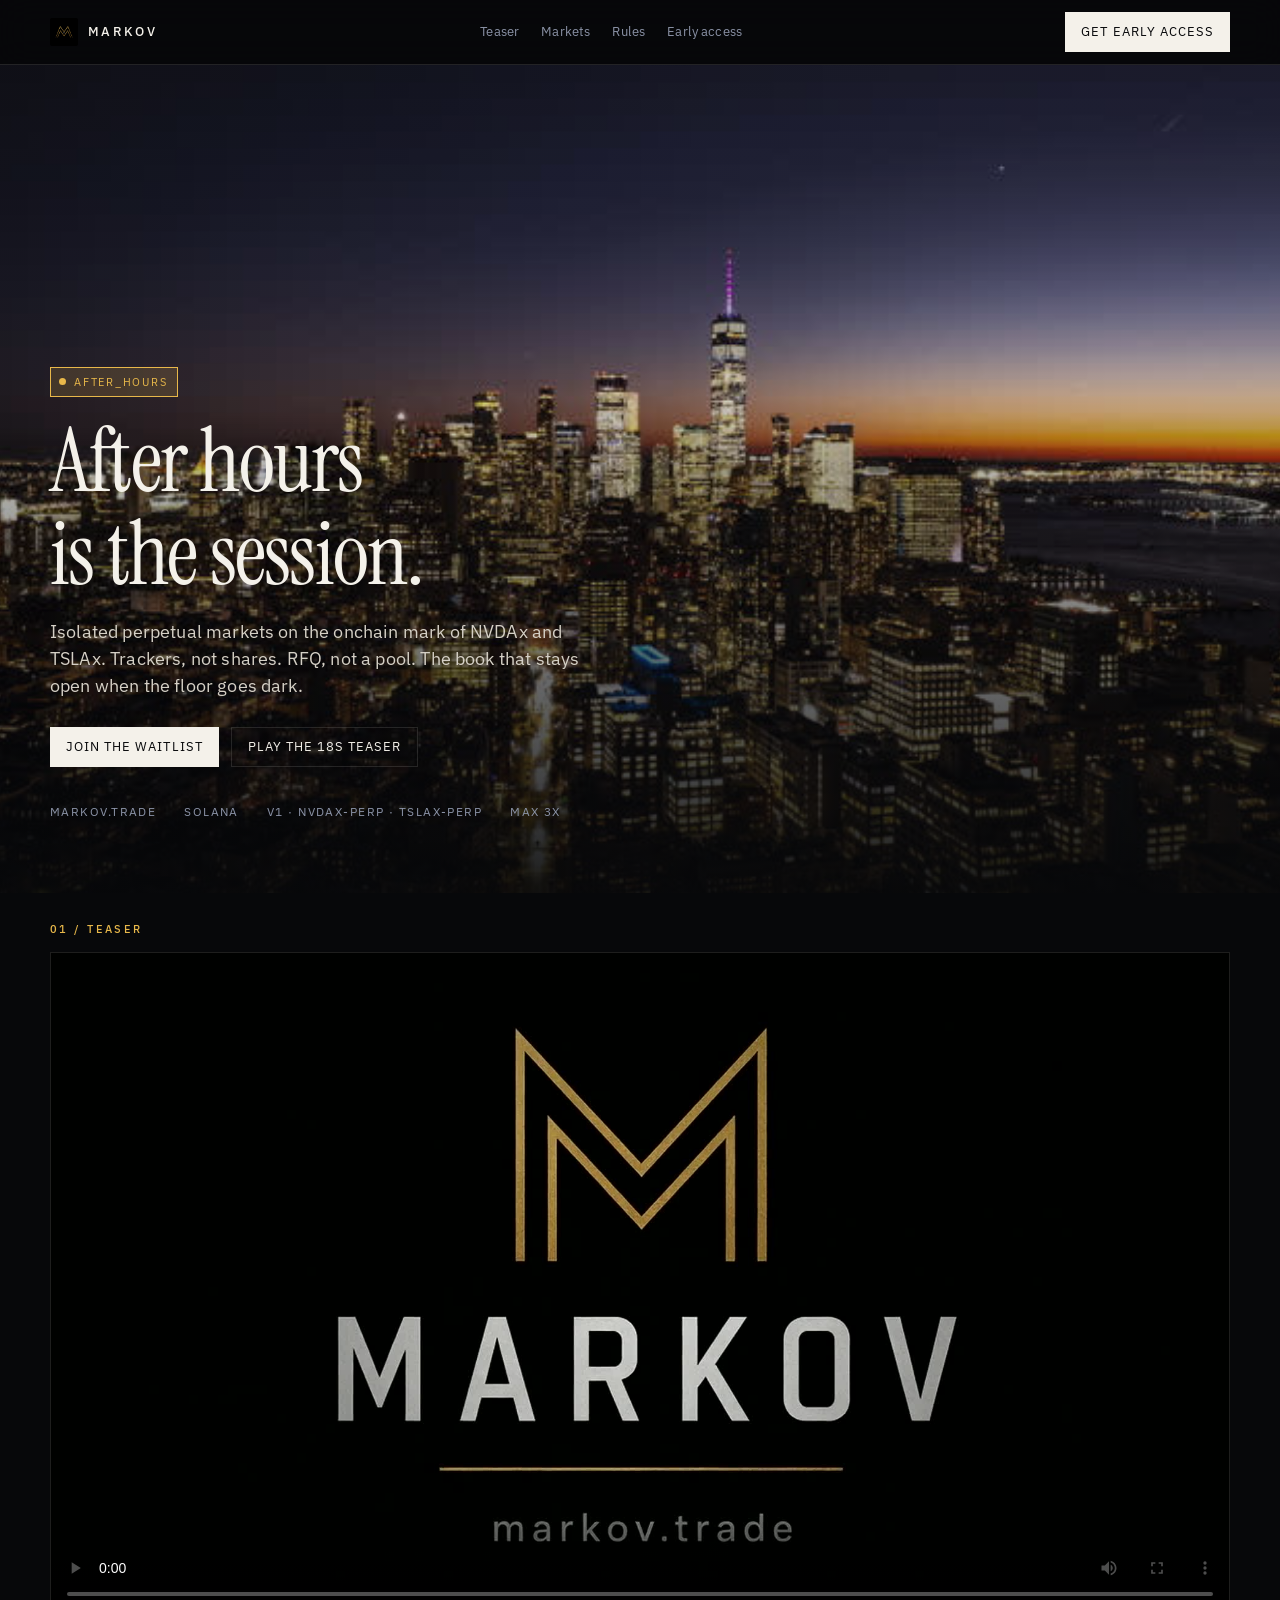
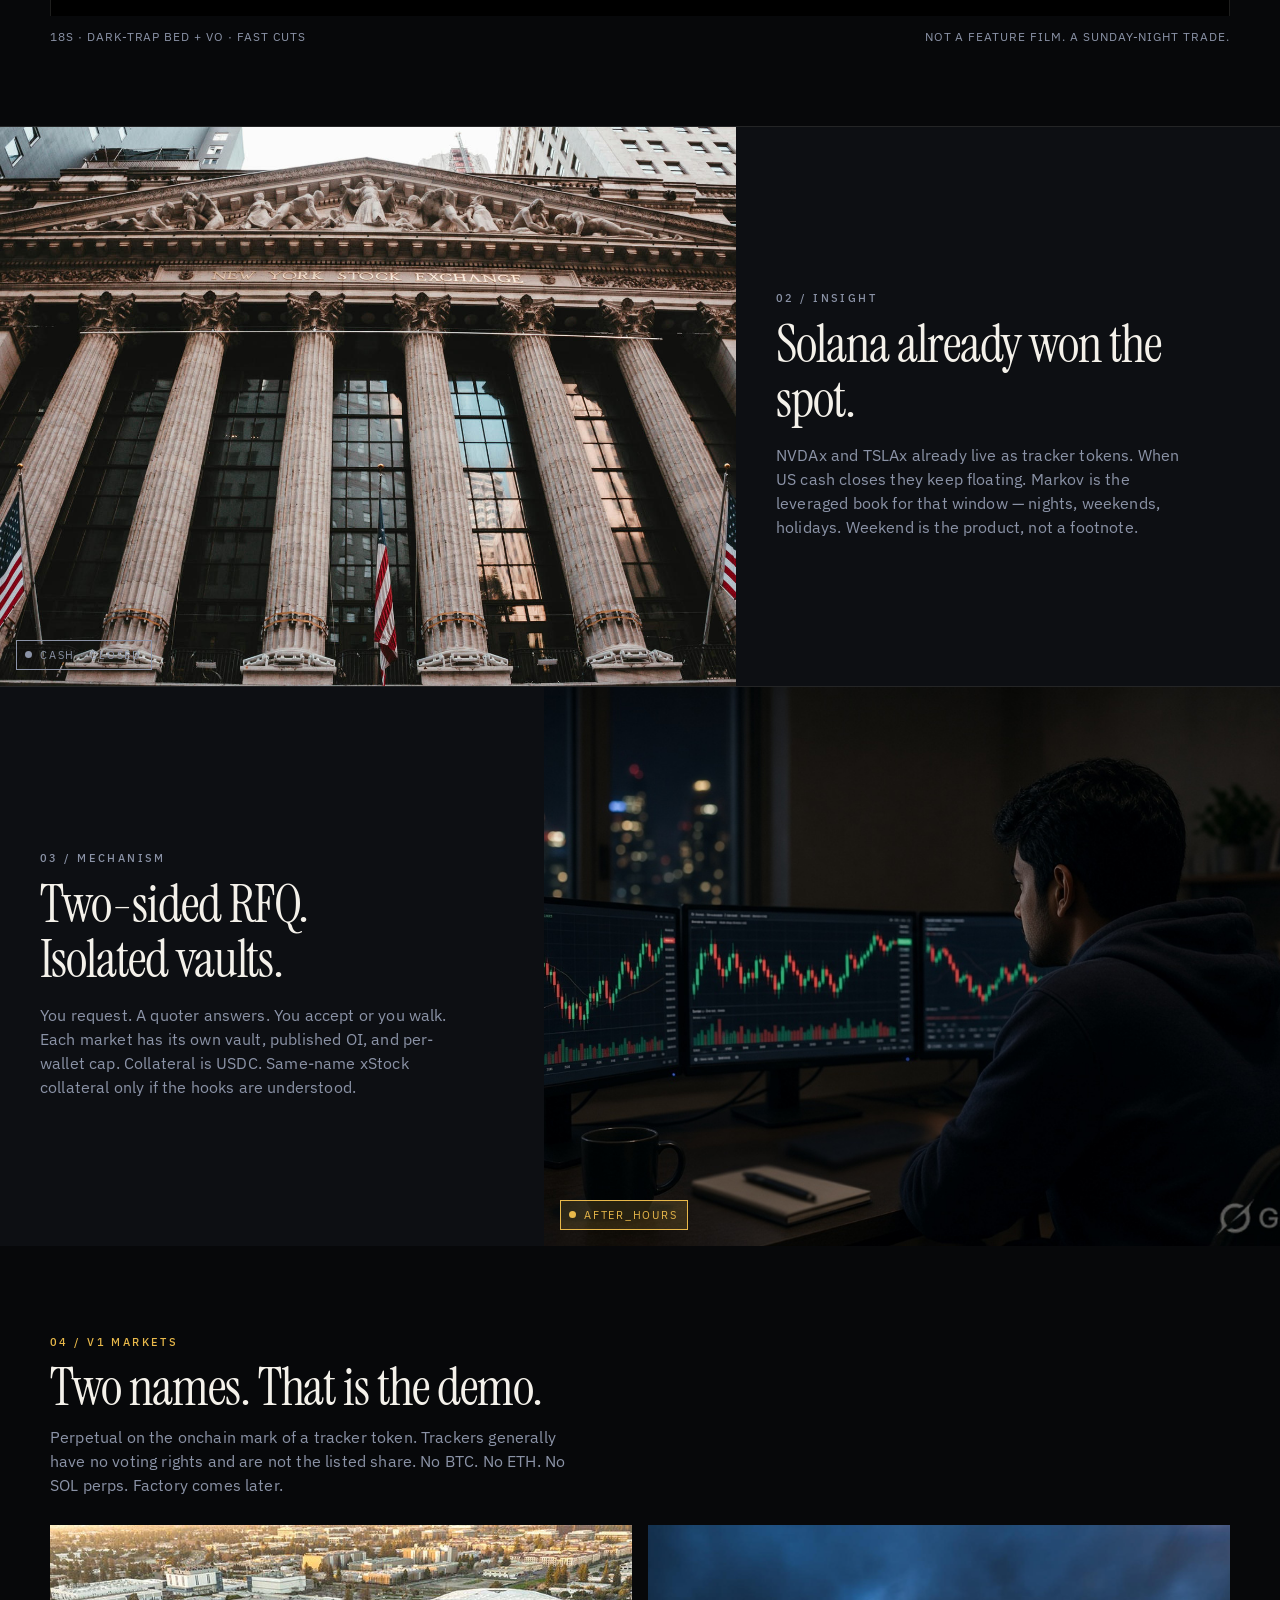
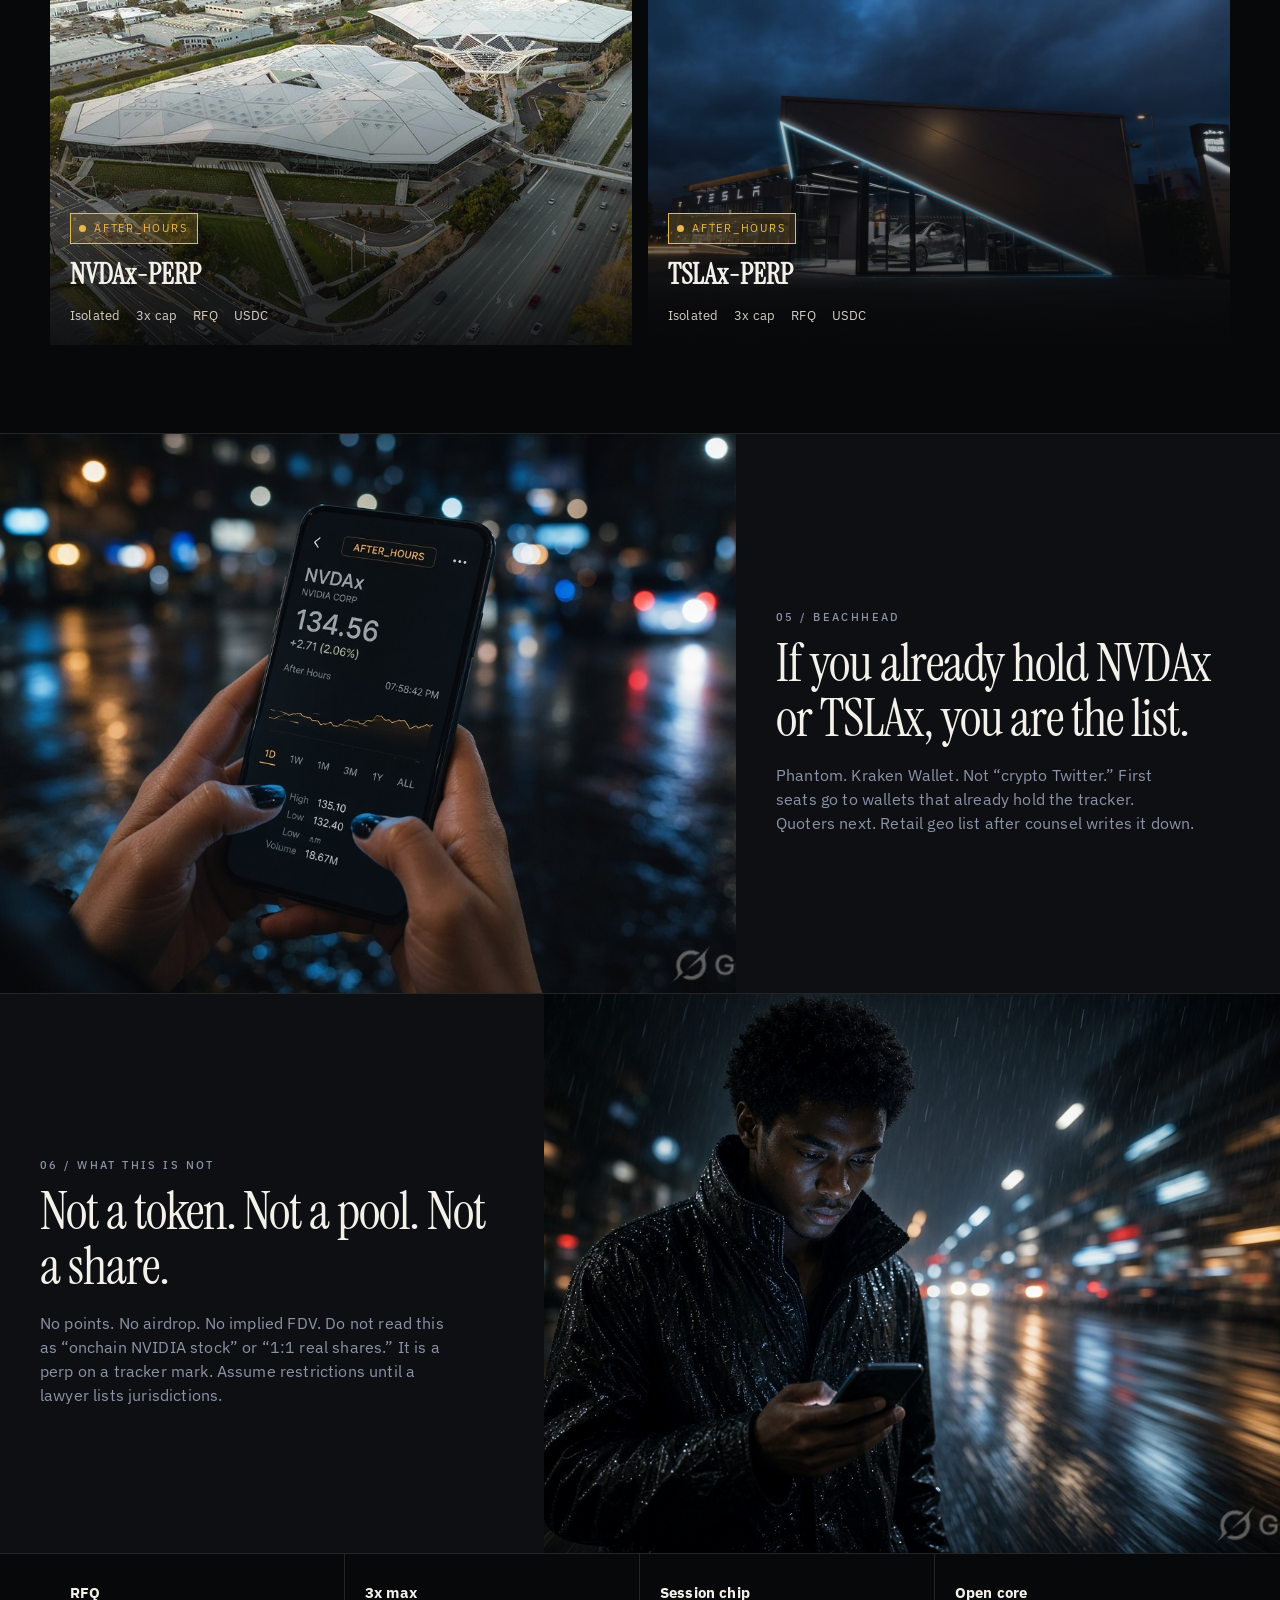
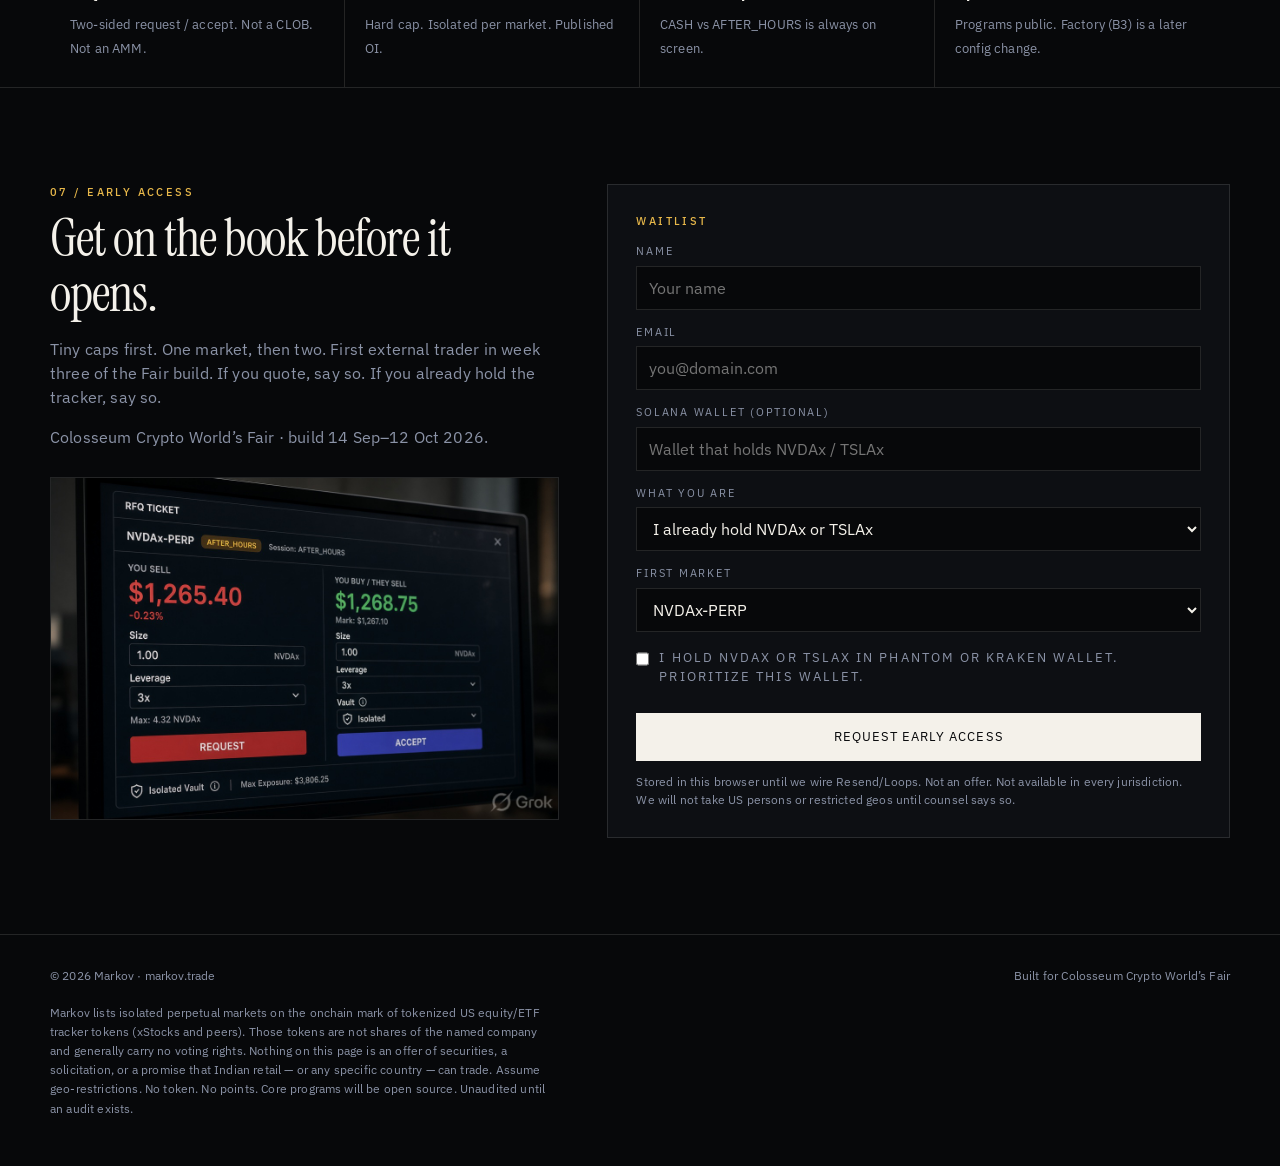
<file: artifacts/markov-landing/index.html>
<!doctype html>
<html lang="en">
<head>
  <meta charset="utf-8" />
  <meta name="viewport" content="width=device-width, initial-scale=1" />
  <title>Markov — After-hours isolated perps on NVDAx and TSLAx</title>
  <meta name="description" content="Markov is the leveraged book for the session after US cash closes. Isolated perps on tokenized US equity trackers that already live on Solana. NVDAx-PERP and TSLAx-PERP. Two-sided RFQ. Max 3x." />
  <link rel="preconnect" href="https://fonts.googleapis.com" />
  <link rel="preconnect" href="https://fonts.gstatic.com" crossorigin />
  <link href="https://fonts.googleapis.com/css2?family=IBM+Plex+Sans:wght@400;500;600&family=Instrument+Serif:ital@0;1&display=swap" rel="stylesheet" />
  <link rel="stylesheet" href="assets/css/site.css" />
</head>
<body>
  <header class="nav">
    <div class="wrap nav-inner">
      <a class="brand" href="#top">
        <img src="assets/img/logo-m.jpg" alt="Markov mark" />
        MARKOV
      </a>
      <nav class="nav-links">
        <a href="#teaser">Teaser</a>
        <a href="#markets">Markets</a>
        <a href="#rules">Rules</a>
        <a href="#waitlist">Early access</a>
      </nav>
      <a class="btn" href="#waitlist">Get early access</a>
    </div>
  </header>

  <section class="hero" id="top">
    <div class="hero-media">
      <img src="assets/img/nyc-dusk.jpg" alt="New York after the cash session" />
    </div>
    <div class="wrap hero-copy">
      <span class="chip"><i></i> AFTER_HOURS</span>
      <h1 style="margin-top:18px">After hours<br>is the session.</h1>
      <p class="lead">
        Isolated perpetual markets on the onchain mark of NVDAx and TSLAx.
        Trackers, not shares. RFQ, not a pool. The book that stays open when the floor goes dark.
      </p>
      <div class="hero-actions">
        <a class="btn" href="#waitlist">Join the waitlist</a>
        <a class="btn ghost" href="#teaser">Play the 18s teaser</a>
      </div>
      <div class="hero-meta">
        <span>markov.trade</span>
        <span>Solana</span>
        <span>v1 · NVDAx-PERP · TSLAx-PERP</span>
        <span>Max 3x</span>
      </div>
    </div>
  </section>

  <section class="teaser" id="teaser">
    <div class="wrap">
      <p class="eyebrow">01 / Teaser</p>
      <div class="teaser-frame" style="margin-top:14px">
        <video
          controls
          playsinline
          preload="metadata"
          poster="assets/img/teaser-poster.jpg"
          src="assets/video/teaser.mp4"
        ></video>
      </div>
      <div class="teaser-cap">
        <span>18s · dark-trap bed + VO · fast cuts</span>
        <span>Not a feature film. A Sunday-night trade.</span>
      </div>
    </div>
  </section>

  <section>
    <div class="split">
      <div class="split-photo">
        <img src="assets/img/nyse.jpg" alt="New York Stock Exchange facade" />
        <span class="chip cash tag"><i></i> CASH · CLOSED</span>
      </div>
      <div class="split-copy">
        <p class="eyebrow">02 / Insight</p>
        <h2 style="margin-top:12px">Solana already won the spot.</h2>
        <p>
          NVDAx and TSLAx already live as tracker tokens. When US cash closes they keep floating.
          Markov is the leveraged book for that window — nights, weekends, holidays.
          Weekend is the product, not a footnote.
        </p>
      </div>
    </div>
    <div class="split reverse">
      <div class="split-photo">
        <img src="assets/img/trader-desk.jpg" alt="Trader at a desk after hours" />
        <span class="chip tag"><i></i> AFTER_HOURS</span>
      </div>
      <div class="split-copy">
        <p class="eyebrow">03 / Mechanism</p>
        <h2 style="margin-top:12px">Two-sided RFQ.<br>Isolated vaults.</h2>
        <p>
          You request. A quoter answers. You accept or you walk.
          Each market has its own vault, published OI, and per-wallet cap.
          Collateral is USDC. Same-name xStock collateral only if the hooks are understood.
        </p>
      </div>
    </div>
  </section>

  <section class="markets" id="markets">
    <div class="wrap">
      <p class="eyebrow">04 / v1 markets</p>
      <h2 style="margin-top:10px">Two names. That is the demo.</h2>
      <p style="color:var(--muted);margin-top:10px;max-width:54ch">
        Perpetual on the onchain mark of a tracker token. Trackers generally have no voting rights
        and are not the listed share. No BTC. No ETH. No SOL perps. Factory comes later.
      </p>
      <div class="market-grid">
        <article class="market-card">
          <img src="assets/img/nvidia-campus.jpg" alt="NVIDIA campus, Santa Clara" />
          <div class="market-body">
            <span class="chip"><i></i> AFTER_HOURS</span>
            <h3 style="margin-top:10px">NVDAx-PERP</h3>
            <div class="row">
              <span>Isolated</span>
              <span>3x cap</span>
              <span>RFQ</span>
              <span>USDC</span>
            </div>
          </div>
        </article>
        <article class="market-card">
          <img src="assets/img/tesla-night.jpg" alt="Tesla building at night" />
          <div class="market-body">
            <span class="chip"><i></i> AFTER_HOURS</span>
            <h3 style="margin-top:10px">TSLAx-PERP</h3>
            <div class="row">
              <span>Isolated</span>
              <span>3x cap</span>
              <span>RFQ</span>
              <span>USDC</span>
            </div>
          </div>
        </article>
      </div>
    </div>
  </section>

  <section>
    <div class="split">
      <div class="split-photo">
        <img src="assets/img/phone-afterhours.jpg" alt="Phone showing AFTER_HOURS NVDAx mark" />
      </div>
      <div class="split-copy">
        <p class="eyebrow">05 / Beachhead</p>
        <h2 style="margin-top:12px">If you already hold NVDAx or TSLAx, you are the list.</h2>
        <p>
          Phantom. Kraken Wallet. Not “crypto Twitter.”
          First seats go to wallets that already hold the tracker.
          Quoters next. Retail geo list after counsel writes it down.
        </p>
      </div>
    </div>
    <div class="split reverse">
      <div class="split-photo">
        <img src="assets/img/rain-walk.jpg" alt="Night street, phone out" />
      </div>
      <div class="split-copy">
        <p class="eyebrow">06 / What this is not</p>
        <h2 style="margin-top:12px">Not a token. Not a pool. Not a share.</h2>
        <p>
          No points. No airdrop. No implied FDV.
          Do not read this as “onchain NVIDIA stock” or “1:1 real shares.”
          It is a perp on a tracker mark. Assume restrictions until a lawyer lists jurisdictions.
        </p>
      </div>
    </div>
  </section>

  <section class="rules" id="rules">
    <div class="wrap rules-grid">
      <div class="rule"><strong>RFQ</strong><span>Two-sided request / accept. Not a CLOB. Not an AMM.</span></div>
      <div class="rule"><strong>3x max</strong><span>Hard cap. Isolated per market. Published OI.</span></div>
      <div class="rule"><strong>Session chip</strong><span>CASH vs AFTER_HOURS is always on screen.</span></div>
      <div class="rule"><strong>Open core</strong><span>Programs public. Factory (B3) is a later config change.</span></div>
    </div>
  </section>

  <section class="wait" id="waitlist">
    <div class="wrap wait-grid">
      <div>
        <p class="eyebrow">07 / Early access</p>
        <h2 style="margin-top:12px">Get on the book before it opens.</h2>
        <p style="color:var(--muted);margin-top:16px">
          Tiny caps first. One market, then two. First external trader in week three of the Fair build.
          If you quote, say so. If you already hold the tracker, say so.
        </p>
        <p style="color:var(--muted);margin-top:16px">
          Colosseum Crypto World’s Fair · build 14 Sep–12 Oct 2026.
        </p>
        <img src="assets/img/rfq-ticket.jpg" alt="RFQ ticket on a monitor" style="margin-top:28px;border:1px solid var(--line)" />
      </div>
      <form class="panel" id="waitlist-form">
        <p class="eyebrow">Waitlist</p>
        <label for="name">Name</label>
        <input id="name" name="name" type="text" placeholder="Your name" autocomplete="name" />
        <label for="email">Email</label>
        <input id="email" name="email" type="email" required placeholder="you@domain.com" autocomplete="email" />
        <label for="wallet">Solana wallet (optional)</label>
        <input id="wallet" name="wallet" type="text" placeholder="Wallet that holds NVDAx / TSLAx" spellcheck="false" />
        <label for="role">What you are</label>
        <select id="role" name="role">
          <option value="holder">I already hold NVDAx or TSLAx</option>
          <option value="quoter">I want to quote</option>
          <option value="trader">Trader, no inventory yet</option>
          <option value="other">Other</option>
        </select>
        <label for="market">First market</label>
        <select id="market" name="market">
          <option value="NVDAx-PERP">NVDAx-PERP</option>
          <option value="TSLAx-PERP">TSLAx-PERP</option>
          <option value="both">Both</option>
        </select>
        <label class="check">
          <input type="checkbox" name="holds" />
          <span>I hold NVDAx or TSLAx in Phantom or Kraken Wallet. Prioritize this wallet.</span>
        </label>
        <button class="btn" type="submit">Request early access</button>
        <p class="note">
          Stored in this browser until we wire Resend/Loops. Not an offer. Not available in every jurisdiction.
          We will not take US persons or restricted geos until counsel says so.
        </p>
        <div class="ok" id="waitlist-ok"></div>
      </form>
    </div>
  </section>

  <footer>
    <div class="wrap">
      <div class="foot-row">
        <span>© 2026 Markov · markov.trade</span>
        <span>Built for Colosseum Crypto World’s Fair</span>
      </div>
      <p class="legal">
        Markov lists isolated perpetual markets on the onchain mark of tokenized US equity/ETF tracker tokens
        (xStocks and peers). Those tokens are not shares of the named company and generally carry no voting rights.
        Nothing on this page is an offer of securities, a solicitation, or a promise that Indian retail — or any
        specific country — can trade. Assume geo-restrictions. No token. No points. Core programs will be open source.
        Unaudited until an audit exists.
      </p>
    </div>
  </footer>
  <script src="assets/js/waitlist.js"></script>
</body>
</html>
</file>
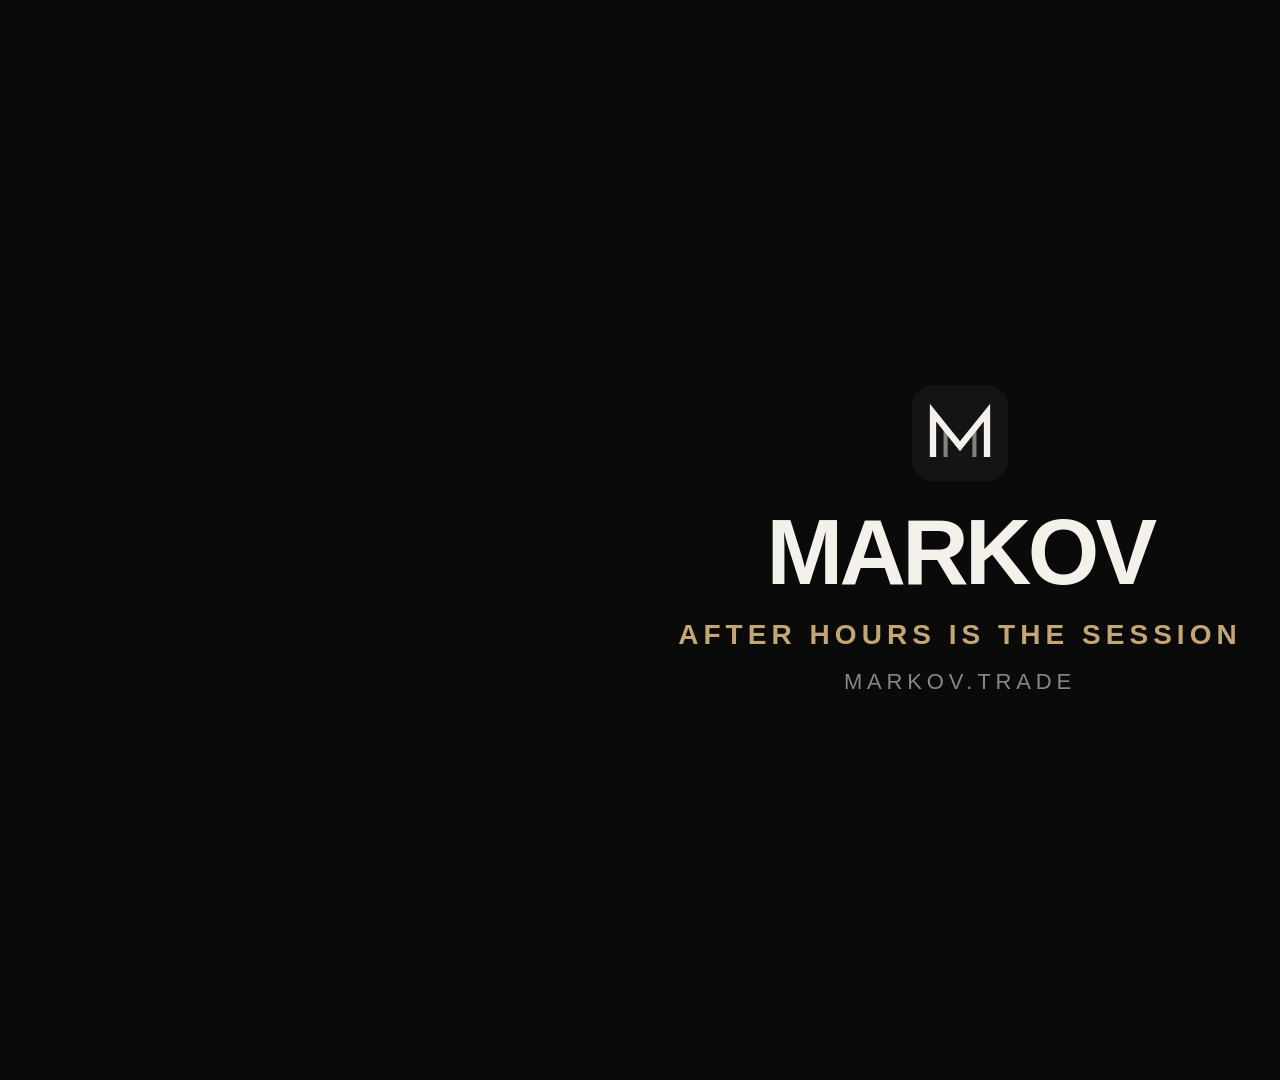
<file: artifacts/tmp/trailer-build/endcard.html>
<!doctype html>
<html>
  <head>
    <meta charset="utf-8" />
    <style>
      html, body { margin: 0; width: 1920px; height: 1080px; background: #0a0a0b; color: #f4f1ea; }
      body {
        font-family: "Liberation Sans", "Helvetica Neue", sans-serif;
        display: flex; align-items: center; justify-content: center;
      }
      .wrap { text-align: center; }
      svg { width: 96px; height: 96px; display: block; margin: 0 auto 28px; }
      h1 {
        margin: 0; font-size: 92px; letter-spacing: -0.04em; font-weight: 700;
        line-height: 0.95;
      }
      p.tag {
        margin: 22px 0 0;
        font-size: 28px; letter-spacing: 0.18em; text-transform: uppercase;
        color: #c4a574; font-weight: 600;
      }
      p.dom {
        margin: 18px 0 0;
        font-size: 22px; letter-spacing: 0.22em; text-transform: uppercase;
        color: #8a8680;
      }
    </style>
  </head>
  <body>
    <div class="wrap">
      <svg viewBox="0 0 32 32" fill="none">
        <rect width="32" height="32" rx="7" fill="#141416"/>
        <path d="M7 24V9.2L16 20.4L25 9.2V24" stroke="#f4f1ea" stroke-width="2.1" fill="none"/>
        <path d="M11.2 24V14.6L16 20.5L20.8 14.6V24" stroke="#f4f1ea" stroke-width="1.35" opacity="0.5" fill="none"/>
      </svg>
      <h1>MARKOV</h1>
      <p class="tag">After hours is the session</p>
      <p class="dom">markov.trade</p>
    </div>
  </body>
</html>
</file>
<file: artifacts/markov-landing/assets/css/site.css>
:root {
  --bg: #07080a;
  --bg-2: #0d0f13;
  --ink: #f4f1ea;
  --muted: #8b93a7;
  --line: rgba(244, 241, 234, 0.12);
  --amber: #e8b84a;
  --amber-dim: rgba(232, 184, 74, 0.16);
  --red: #e35d4a;
  --green: #3dbe7a;
  --max: 1180px;
}

* { box-sizing: border-box; margin: 0; padding: 0; }
html { scroll-behavior: smooth; }
html, body { background: var(--bg); color: var(--ink); }
body {
  font-family: "IBM Plex Sans", ui-sans-serif, system-ui, sans-serif;
  font-size: 16px;
  line-height: 1.5;
  letter-spacing: 0.01em;
}

img, video { display: block; max-width: 100%; }
a { color: inherit; text-decoration: none; }
button, input, select { font: inherit; color: inherit; }

.wrap { width: min(var(--max), calc(100% - 40px)); margin-inline: auto; }
.eyebrow {
  font-size: 11px;
  letter-spacing: 0.22em;
  text-transform: uppercase;
  color: var(--amber);
  font-weight: 500;
}
h1, h2, .display {
  font-family: "Instrument Serif", Georgia, serif;
  font-weight: 400;
  letter-spacing: -0.02em;
  line-height: 1.05;
}
h1 { font-size: clamp(42px, 7vw, 88px); }
h2 { font-size: clamp(32px, 4.4vw, 52px); }

/* session chip */
.chip {
  display: inline-flex;
  align-items: center;
  gap: 8px;
  border: 1px solid var(--amber);
  color: var(--amber);
  padding: 6px 10px 6px 8px;
  font-size: 11px;
  letter-spacing: 0.16em;
  text-transform: uppercase;
  background: var(--amber-dim);
}
.chip i {
  width: 7px; height: 7px; border-radius: 50%;
  background: var(--amber);
  box-shadow: 0 0 0 0 rgba(232, 184, 74, 0.7);
  animation: pulse 1.6s infinite;
}
@keyframes pulse {
  0% { box-shadow: 0 0 0 0 rgba(232, 184, 74, 0.55); }
  70% { box-shadow: 0 0 0 8px rgba(232, 184, 74, 0); }
  100% { box-shadow: 0 0 0 0 rgba(232, 184, 74, 0); }
}
.chip.cash { border-color: var(--muted); color: var(--muted); background: transparent; }
.chip.cash i { background: var(--muted); animation: none; box-shadow: none; }

/* nav */
.nav {
  position: sticky; top: 0; z-index: 40;
  backdrop-filter: blur(16px);
  background: rgba(7, 8, 10, 0.72);
  border-bottom: 1px solid var(--line);
}
.nav-inner {
  display: flex; align-items: center; justify-content: space-between;
  height: 64px;
}
.brand { display: flex; align-items: center; gap: 10px; font-weight: 500; letter-spacing: 0.18em; font-size: 13px; }
.brand img { width: 28px; height: 28px; object-fit: cover; border-radius: 2px; }
.nav-links { display: flex; gap: 22px; font-size: 13px; color: var(--muted); }
.nav-links a:hover { color: var(--ink); }
.btn {
  display: inline-flex; align-items: center; justify-content: center;
  height: 40px; padding: 0 16px;
  background: var(--ink); color: var(--bg);
  font-size: 13px; letter-spacing: 0.08em; text-transform: uppercase;
  border: 0; cursor: pointer;
}
.btn:hover { filter: brightness(0.92); }
.btn.ghost {
  background: transparent; color: var(--ink);
  border: 1px solid var(--line);
}

/* hero */
.hero { position: relative; min-height: 92vh; display: grid; align-items: end; overflow: hidden; }
.hero-media { position: absolute; inset: 0; }
.hero-media img {
  width: 100%; height: 100%; object-fit: cover;
  filter: saturate(0.85) contrast(1.05);
  transform: scale(1.08);
  animation: ken 28s linear infinite alternate;
}
@keyframes ken {
  from { transform: scale(1.04) translate3d(0,0,0); }
  to { transform: scale(1.12) translate3d(-1.4%, -1%, 0); }
}
.hero-media::after {
  content: ""; position: absolute; inset: 0;
  background: linear-gradient(180deg, rgba(7,8,10,0.25) 0%, rgba(7,8,10,0.2) 40%, rgba(7,8,10,0.92) 100%);
}
.hero-copy { position: relative; z-index: 2; padding: 0 0 72px; }
.hero-copy p.lead {
  max-width: 560px; margin-top: 18px; color: #d5d0c6; font-size: 18px;
}
.hero-actions { display: flex; gap: 12px; margin-top: 28px; flex-wrap: wrap; }
.hero-meta {
  display: flex; gap: 28px; margin-top: 36px; color: var(--muted);
  font-size: 12px; letter-spacing: 0.12em; text-transform: uppercase;
}

/* teaser */
.teaser { padding: 28px 0 80px; }
.teaser-frame {
  position: relative;
  border: 1px solid var(--line);
  background: #000;
}
.teaser-frame video { width: 100%; aspect-ratio: 16/9; object-fit: cover; }
.teaser-cap {
  display: flex; justify-content: space-between; gap: 16px;
  padding: 12px 0 0; color: var(--muted); font-size: 12px; letter-spacing: 0.08em; text-transform: uppercase;
}

/* split photo sections */
.split {
  display: grid; grid-template-columns: 1.15fr 0.85fr; min-height: 560px;
  border-top: 1px solid var(--line);
}
.split.reverse { grid-template-columns: 0.85fr 1.15fr; }
.split.reverse .split-copy { order: -1; }
.split-photo { position: relative; min-height: 420px; }
.split-photo img { width: 100%; height: 100%; object-fit: cover; }
.split-photo .tag {
  position: absolute; left: 16px; bottom: 16px;
}
.split-copy { padding: 56px 40px; display: flex; flex-direction: column; justify-content: center; background: var(--bg-2); }
.split-copy p { margin-top: 16px; color: var(--muted); max-width: 42ch; }

/* markets */
.markets { padding: 88px 0; }
.market-grid { display: grid; grid-template-columns: 1fr 1fr; gap: 16px; margin-top: 28px; }
.market-card { position: relative; min-height: 420px; overflow: hidden; }
.market-card img { width: 100%; height: 100%; object-fit: cover; }
.market-card::after {
  content: ""; position: absolute; inset: 0;
  background: linear-gradient(180deg, transparent 30%, rgba(7,8,10,0.88) 100%);
}
.market-body { position: absolute; inset: auto 20px 20px 20px; z-index: 1; }
.market-body h3 { font-size: 28px; font-family: "Instrument Serif", serif; }
.market-body .row { display: flex; gap: 16px; margin-top: 10px; font-size: 13px; color: #d5d0c6; }

/* rules */
.rules { border-top: 1px solid var(--line); border-bottom: 1px solid var(--line); }
.rules-grid { display: grid; grid-template-columns: repeat(4, 1fr); }
.rule { padding: 28px 20px; border-right: 1px solid var(--line); }
.rule:last-child { border-right: 0; }
.rule strong { display: block; font-size: 15px; margin-bottom: 6px; }
.rule span { color: var(--muted); font-size: 13px; }

/* waitlist */
.wait { padding: 96px 0; }
.wait-grid { display: grid; grid-template-columns: 0.9fr 1.1fr; gap: 48px; align-items: start; }
form.panel {
  border: 1px solid var(--line);
  background: var(--bg-2);
  padding: 28px;
}
label { display: block; font-size: 11px; letter-spacing: 0.16em; text-transform: uppercase; color: var(--muted); margin: 14px 0 6px; }
input, select {
  width: 100%; height: 44px; padding: 0 12px;
  background: #07080a; border: 1px solid var(--line);
}
.check { display: flex; gap: 10px; align-items: flex-start; margin-top: 16px; font-size: 13px; color: var(--muted); }
.check input { width: 16px; height: 16px; margin-top: 3px; }
form .btn { width: 100%; margin-top: 20px; height: 48px; }
.note { margin-top: 12px; font-size: 12px; color: var(--muted); }
.ok {
  display: none; border: 1px solid var(--amber); background: var(--amber-dim);
  padding: 16px; margin-top: 16px; color: var(--ink);
}

/* footer */
footer { border-top: 1px solid var(--line); padding: 32px 0 48px; color: var(--muted); font-size: 12px; }
.foot-row { display: flex; justify-content: space-between; gap: 24px; flex-wrap: wrap; }
.legal { max-width: 72ch; margin-top: 18px; line-height: 1.6; }

@media (max-width: 860px) {
  .nav-links { display: none; }
  .split, .split.reverse, .market-grid, .wait-grid, .rules-grid { grid-template-columns: 1fr; }
  .split.reverse .split-copy { order: 0; }
  .rule { border-right: 0; border-bottom: 1px solid var(--line); }
  .hero { min-height: 86vh; }
}
</file>
